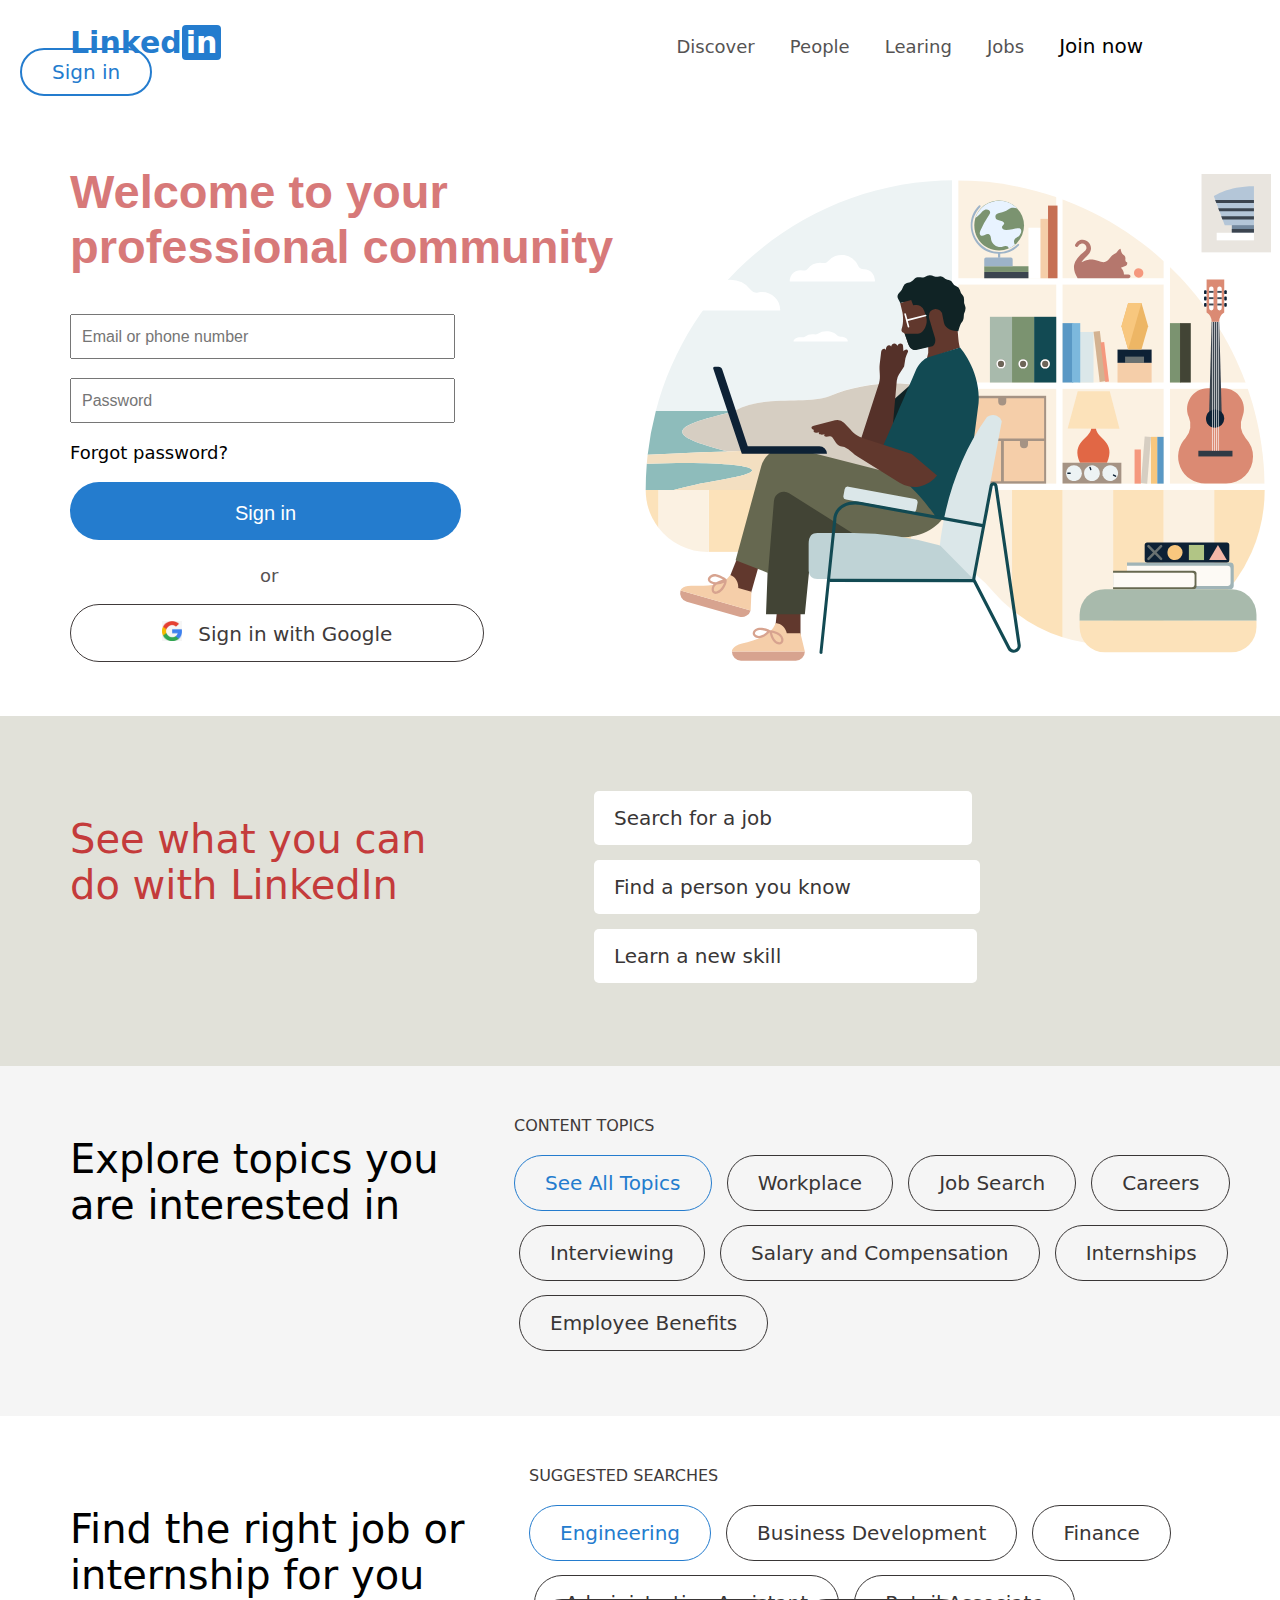
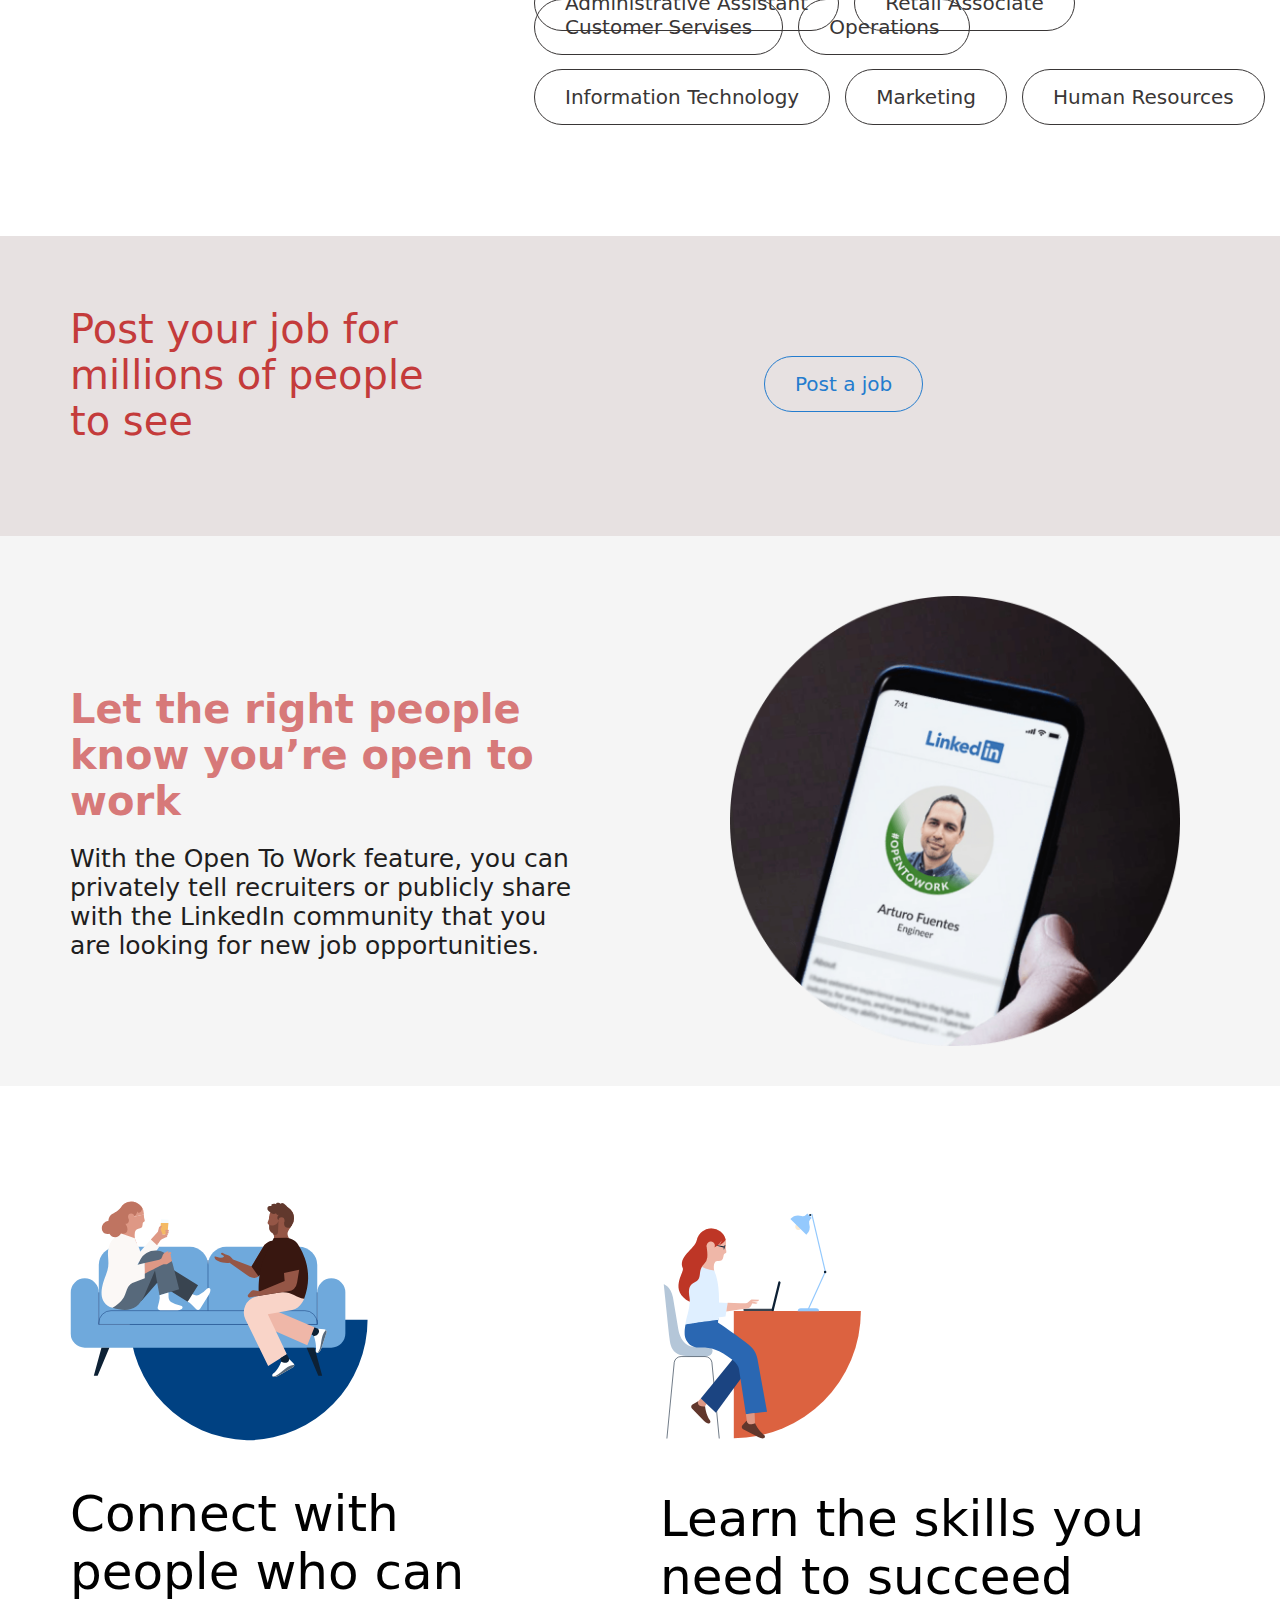
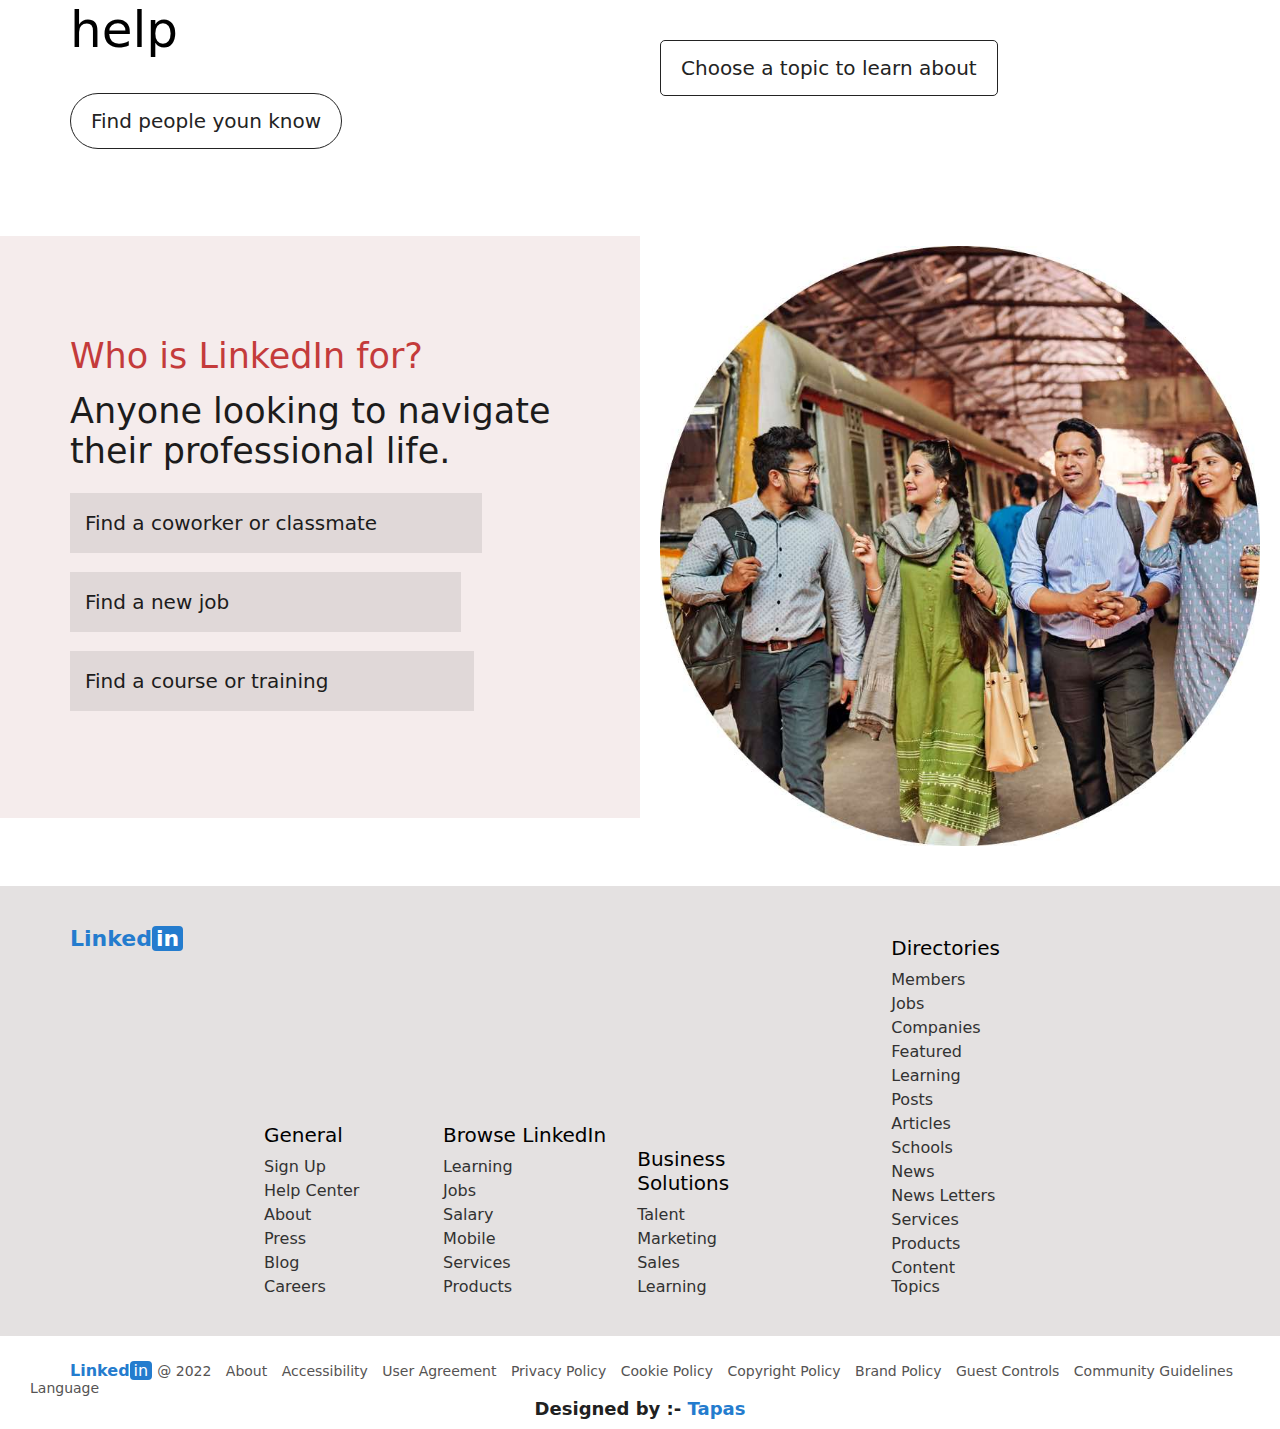
<file: index.html>
<!DOCTYPE html>
<html lang="en">
<head>
    <meta charset="UTF-8">
    <meta http-equiv="X-UA-Compatible" content="IE=edge">
    <meta name="viewport" content="width=device-width, initial-scale=1.0">
    <title>Linkedin</title>

    <link rel="stylesheet" href="css/style.css">
</head>
<body>
    <header class="header">
        <nav class="nav">
            <div class="navbar">
                <ul class="nav-links">
                    <li class="nav-item"><a id = "linkedin" href="#linkedin"><strong>Linked<span>in</span></strong> </a></li>
                    <li class="nav-item"><a id = "discover" href="#discover">Discover</a></li>
                    <li class="nav-item"><a id = "people" href="#people">People</a></li>
                    <li class="nav-item"><a id = "learing" href="#learing">Learing</a></li>
                    <li class="nav-item"><a id = "jobs" href="#jobs">Jobs</a></li>
                    <li class="nav-item"><a id = "join" href="#join">Join now</a></li>
                    <li class="nav-item"><a id = "sing" href="../Login Form/loginform.html">Sign in</a></li>
                </ul>
            </div>
        </nav>
    </header>
    <main>
        <div class="main-content">
            <div class="main-content1">
                <div class="heaing-content">
                    <h1>Welcome to your <br> professional community</h1>
                </div>
                <div class="form-content">
                    <input type="email" type="number" placeholder="Email or phone number"><br><br>
                    <input type="password" placeholder="Password"><br><br>
                    <a class = "forgotpassword" href="#forgotpassword">Forgot password?</a><br><br>
                    <input type="submit" value="Sign in">
                    <p> or </p>
                    <a class = "google" href="#google"><img src="images/logo.jpeg" alt=""> Sign in with Google</a>
                </div>
            </div>
            <div class="image-content">
                <img src="images/main logo.svg" alt="">
            </div>
        </div>
        <section class="section-section0">
            <div class="section0">
                <div class="section0part1">
                    <p>See what you can do with LinkedIn</p>
                </div>
                <div class="section0part2">
                    <ul class="listlinks">
                        <li class="listitem"><a href="#searchforajob" class="" id="">Search for a job</a></li>
                        <li class="listitem"><a href="#findapersonyouknow" class="" id="">Find a person you know</a></li>
                        <li class="listitem"><a href="#learnanewskill" class="" id="">Learn a new skill</a></li>
                    </ul>
                </div>
            </div>
        </section>
        <section class="section-section1">
            <div class="section1">
                <div class="part1">
                    <p>Explore topics you are interested in</p>
                </div>
                <div class="part2">
                    <p>CONTENT TOPICS</p>
                    <ul class="listlinks">
                        <li class="listitem"><a href="#See all topics">See All Topics</a></li>
                        <li class="listitem"><a href="#workplace">Workplace</a></li>
                        <li class="listitem"><a href="#search">Job Search</a></li>
                        <li class="listitem"><a href="#careers">Careers</a></li>
                        <li class="listitem"><a href="#interviewing">Interviewing</a></li>
                        <li class="listitem"><a href="#salary and compensation">Salary and Compensation</a></li>
                        <li class="listitem"><a href="#internships">Internships</a></li>
                        <li class="listitem"><a href="#employee benefits">Employee Benefits</a></li>
                    </ul>
                </div>
            </div>
        </section>
        <section class="section-section2">
            <div class="section2">
                <div class="section2part1">
                    <p>Find the right job or internship for you</p>
                </div>
                <div class="section2part2">
                    <p>SUGGESTED SEARCHES</p>
                    <ul class="listlinks">
                        <li class="listitem"><a href="#engineering">Engineering</a></li>
                        <li class="listitem"><a href="#business development">Business Development</a></li>
                        <li class="listitem"><a href="#Finace">Finance</a></li>
                        <li class="listitem"><a href="#administrative assistant">Administrative Assistant</a></li>
                        <li class="listitem"><a href="#retail assocciate">Retail Associate</a></li>
                        <li class="listitem"><a href="#customer servises">Customer Servises</a></li>
                        <li class="listitem"><a href="#operations">Operations</a></li>
                        <li class="listitem"><a href="#infomation technology">Information Technology</a></li>
                        <li class="listitem"><a href="#marketing">Marketing</a></li>
                        <li class="listitem"><a href="#human resources">Human Resources</a></li>
                    </ul>
                </div>
            </div>
        </section>
        <section class="section-section3">
            <div class="section3part1">
                <p>Post your job for millions of people to see</p>
            </div>
            <div class="section3part2">
                <ul class="listlinks">
                    <li class="listitem"> <a class="postajob" href="#post a job">Post a job</a></li>
                </ul>
            </div>
        </section>
        <section class="section-section4">
            <div class="section4part1">
                <h2 class="heading">Let the right people know you’re open to work</h2>
                <p class="paragraph">With the Open To Work feature, you can privately tell recruiters or publicly share with the LinkedIn community that you are looking for new job opportunities.</p>
            </div>
            <div class="section4part2">
                <img src="images/section image.png" alt="">
            </div>
        </section>
        <section class="section-section5">
            <div class="section5part1">
                <img src="images/section5part1logo1.svg" alt="" class="section5part1logo">
                <p>Connect with people who can help</p>
                <a href="#findpople">Find people youn know</a>
            </div>
            <div class="section5part2">
                <img src="images/section5part2logo1.svg" alt="" class="section5part2logo">
                <p>Learn the skills you need to succeed</p>
                <a href="#choosetopic">Choose a topic to learn about</a>
            </div>
        </section>
        <section class="section-section6">
            <div class="section6part1">
                <p class="p1">Who is LinkedIn for?</p>
                <p class="p2">Anyone looking to navigate their professional life.</p>
                <ul class="listlinks">
                    <li class="listitem"><a href="findclassmate" class="">Find a coworker or classmate</a></li>
                    <li class="listitem"><a href="findnewjob" class="">Find a new job</a></li>
                    <li class="listitem"><a href="findcoursetraining" class="">Find a course or training</a></li>
                </ul>
            </div>
            <div class="section6part2">
                <img src="images/section6 image.jpg" alt="" class="section5part2logo">
            </div>
        </section>
        <section class="section-section7">
            <div class="section7-maincontainer">
                <div class="section7part1">
                    <p class="p1"><strong>Linked<span>in</span></strong></p>
                </div>
                <div class="section7part2">
                    <p class="p1">General</p>
                    <ul class="listlinks">
                        <li class="listitem"><a href="#1" class="">Sign Up</a></li>
                        <li class="listitem"><a href="#1" class="">Help Center</a></li>
                        <li class="listitem"><a href="#1" class="">About</a></li>
                        <li class="listitem"><a href="#1" class="">Press</a></li>
                        <li class="listitem"><a href="#1" class="">Blog</a></li>
                        <li class="listitem"><a href="#1" class="">Careers</a></li>
                        <li class="listitem"><a href="#1" class=""></a></li>
                    </ul>
                </div>
                <div class="section7part3">
                    <p class="p1">Browse LinkedIn</p>
                    <ul class="listlinks">
                        <li class="listitem"><a href="#1" class="">Learning</a></li>
                        <li class="listitem"><a href="#1" class="">Jobs</a></li>
                        <li class="listitem"><a href="#1" class="">Salary</a></li>
                        <li class="listitem"><a href="#1" class="">Mobile</a></li>
                        <li class="listitem"><a href="#1" class="">Services</a></li>
                        <li class="listitem"><a href="#1" class="">Products</a></li>
                    </ul>
                </div>
                <div class="section7part4">
                    <p class="p1">Business Solutions</p>
                    <ul class="listlinks">
                        <li class="listitem"><a href="#1" class="">Talent</a></li>
                        <li class="listitem"><a href="#1" class="">Marketing</a></li>
                        <li class="listitem"><a href="#1" class="">Sales</a></li>
                        <li class="listitem"><a href="#1" class="">Learning</a></li>
                    </ul>
                </div>
                <div class="section7part5">
                    <p class="p1">Directories</p>
                    <ul class="listlinks">
                        <li class="listitem"><a href="#1" class="">Members</a></li>
                        <li class="listitem"><a href="#1" class="">Jobs</a></li>
                        <li class="listitem"><a href="#1" class="">Companies</a></li>
                        <li class="listitem"><a href="#1" class="">Featured</a></li>
                        <li class="listitem"><a href="#1" class="">Learning</a></li>
                        <li class="listitem"><a href="#1" class="">Posts</a></li>
                        <li class="listitem"><a href="#1" class="">Articles</a></li>
                        <li class="listitem"><a href="#1" class="">Schools</a></li>
                        <li class="listitem"><a href="#1" class="">News</a></li>
                        <li class="listitem"><a href="#1" class="">News Letters</a></li>
                        <li class="listitem"><a href="#1" class="">Services</a></li>
                        <li class="listitem"><a href="#1" class="">Products</a></li>
                        <li class="listitem"><a href="#1" class="">Content Topics</a></li>
                    </ul>
                </div>
            </div>
          
        </section>
    </main>
    <footer class="footer">
        <div class="main-footer">
            <ul class="listlinks">
                <li class="listitem"><a href="#linkedin" class="linkedin"><strong>Linked</strong><span class="first">in</span> <span class="second"> @ 2022</span></a></li>
                <li class="listitem"><a href="#about" class="about">About</a></li>
                <li class="listitem"><a href="#accessibility" class="accessibility">Accessibility</a></li>
                <li class=""><a href="#user agreement" class="">User Agreement</a></li>
                <li class=""><a href="#privacypolicy" class="">Privacy Policy</a></li>
                <li class=""><a href="#cookiepolicy" class="">Cookie Policy</a></li>
                <li class=""><a href="#copyrightpolicy" class="">Copyright Policy</a></li>
                <li class=""><a href="#brandplicy" class="">Brand Policy</a></li>
                <li class=""><a href="#guestcontrols" class="">Guest Controls</a></li>
                <li class=""><a href="#communityguikelines" class="">Community Guidelines</a></li>
                <li class=""><a href="#language" class="">Language</a></li>
            </ul>
        </div>
        <div class="designer">
            <span class="name"><strong>Designed by :- <span class="subname">Tapas</span></strong></span> 
        </div>
    </footer>
</html>
</file>
<file: css/style.css>
*{
    margin: 0;
    padding: 0;
    box-sizing: border-box;
}
body{
    font-family: -apple-system,system-ui,BlinkMacSystemFont,"Segoe UI",Roboto,"Helvetica Neue","Fira Sans",Ubuntu,Oxygen,"Oxygen Sans",Cantarell,"Droid Sans","Apple Color Emoji","Segoe UI Emoji","Segoe UI Emoji","Segoe UI Symbol","Lucida Grande",Helvetica,Arial,sans-serif;
}

/* Header container start   */
a{
    text-decoration: none;
}
ul{
    list-style-type:none;
}
li{
    display: inline-block;
}

div.navbar{
    margin: 10px;
    padding:10px;
}

div.navbar li:nth-child(1){
    font-size: 30px;
    padding-top: 5px;
    padding-left: 50px;
}
div.navbar li:nth-child(1) a{
    color: rgb(36, 124, 206);
}
div.navbar li:nth-child(1) span{
    background-color: rgb(36, 124, 206);
    color: white;
    padding:0 4px;
    border-radius: 4px;
}
div.navbar li:nth-child(2) a {
    color: rgb(85, 83, 83);
    font-size: 18px;
    padding-left: 450px;
}

div.navbar li:nth-child(3) a, div.navbar li:nth-child(4) a, div.navbar li:nth-child(5) a{
    color: rgb(85, 83, 83);
    font-size: 18px;
    padding-left: 30px;
    transition: all 0.5;
}
div.navbar li:nth-child(2) a:hover, div.navbar li:nth-child(3) a:hover, div.navbar li:nth-child(4) a:hover, div.navbar li:nth-child(5) a:hover {
    color: orangered;
    transform:scale(1.1);
}

div.navbar li:nth-child(2) a:active, div.navbar li:nth-child(3) a:active, div.navbar li:nth-child(4) a:active, div.navbar li:nth-child(5) a:active {
    color: black;
    transform:scale(1.1);
}
div.navbar li:nth-child(6) a {
    color: black;
    font-size: 20px;
    padding: 10px 30px;
}
div.navbar li:nth-child(6) a:hover,div.navbar li:nth-child(6) a:active{
    color: orangered;
    transform:scale(1.1); 
    background-color: gainsboro;
    border-radius: 30px;
}
div.navbar li:nth-child(7) a {
    color: rgb(36, 124, 206);
    font-size: 20px;
    border: 2px solid rgb(36, 124, 206);
    padding: 10px 30px;
    border-radius: 30px;
}
div.navbar li:nth-child(7) a:hover{
    background-color: rgb(230, 248, 249);
}

/* Header container end */

/* main container start  */

div.main-content{
    margin: 10px;
    padding: 60px;
}

h1{
    font-size: 47px;
    color: rgb(215, 121, 121);
    padding-bottom: 40px;
    font-family: sans-serif;
}

input[type = "email" ], input[type = "password" ]{
    height: 45px;
    width: 385px;
    padding-left:10px;
    font-size: 16px;
}
div.form-content a.forgotpassword{
    text-decoration:none ;
    color: black;
    font-size:18px;
}
div.form-content a.forgotpassword:hover{
    text-decoration: revert;
    color: rgb(36, 124, 206);
}
div.form-content input[type = "submit" ]{
    padding: 20px 165px 15px;
    border-radius: 30px;
    color: white;
    background-color: rgb(36, 124, 206);
    border: none;
    font-size: 20px;
}
div.form-content input[type = "submit" ]:hover{
    background-color: rgb(29, 81, 129);
}
div.form-content p{
    font-size: 18px;
    padding: 25px 190px 35px;
    color: rgb(87, 82, 82);

}
div.form-content a.google{
    color: #403a3a;
    font-size: 20px;
    border: 1px solid;
    padding: 17px 91px 15px;
    border-radius: 30px;
}
div.form-content a.google:hover{
    border: 2px solid;
}
div.form-content a.google img{
    width: 30px;
    padding-right: 10px;
}

div.main-content1{
    display: inline-block;
    width: 50%;
    text-align: left;
}
div.image-content{
    display: inline;
    width: 50%;
    float: right;
    text-align: center;
    padding-top: 10px;
}
div.image-content img{
    width:631px;
}
/* main container end  */
/* section0 start */
.section-section0{
    height: 350px;
    background-color: rgb(225, 225, 217);
    padding:10px;
}
div.section0part1{
    display: inline-block;
    width: 40%;
    padding:60px; 
    padding-top: 90px;
}
div.section0part2{
    display: inline;
    width: 60%;
    float: right;
}
div.section0part1 p{
    font-size: 40px;
    color: rgb(196, 59, 59);
}
div.section0part2 li{
    display: block;
}
div.section0part2 li:nth-child(1) a{
    color: rgb(57, 54, 54);
    font-size: 20px;
    background-color: white;
    padding: 15px 200px 15px 20px;
    border-radius: 5px;
}
div.section0part2 li:nth-child(1){
    margin: 80px auto 45px 80px;
}
div.section0part2 li:nth-child(2) a{
    color: rgb(57, 54, 54);
    font-size: 20px;
    background-color: white;
    padding: 15px 129px 15px 20px;
    border-radius: 5px;
}
div.section0part2 li:nth-child(2){
    margin-left: 80px;
}
div.section0part2 li:nth-child(3) a{
    color: rgb(57, 54, 54);
    font-size: 20px;
    background-color: white;
    padding: 15px 196px 15px 20px;
    border-radius: 5px;
}
div.section0part2 li:nth-child(3){
    margin: 45px auto auto 80px;

}

/* section0 end */
/* section1 container start  */
.section-section1{
    height: 350px;
    background-color: whitesmoke;
    padding:10px;
}
div.part1{
    display: inline-block;
    width: 40%;
    padding:60px;
    
}

div.part2{
    display: inline;
    width: 60%;
    float: right;
    padding-top: 40px;
    color: #403a3a;
    font-size: 16px;
}

div.part1 p{
    font-size: 40px;
}
div.part2 li:nth-child(1) {
    font-size: 20px;
    border: 1px solid rgb(36, 124, 206);
    padding: 15px 30px;
    border-radius: 30px;
    margin-top: 20px;
    margin-right:5px;
    margin-bottom: 30px;
}
div.part2 li:nth-child(1) a{
    color: rgb(36, 124, 206);
}
div.part2 li:nth-child(1):hover{
    background-color: rgb(230, 248, 249); 
}

div.part2 li:nth-child(2) a, div.part2 li:nth-child(3) a,  div.part2 li:nth-child(4) a,  div.part2 li:nth-child(5) a, div.part2 li:nth-child(6) a, div.part2 li:nth-child(7) a,  div.part2 li:nth-child(8) {
    font-size: 20px;
    color: rgb(57, 54, 54);
    border: 1px solid rgb(57, 54, 54);
    padding: 15px 30px;
    border-radius: 30px;
    margin: 30px 5px;
}

div.part2 li:nth-child(8) a{
    color: rgb(57, 54, 54);
}
div.part2 li:nth-child(2) a:hover, div.part2 li:nth-child(3) a:hover,  div.part2 li:nth-child(4) a:hover,  div.part2 li:nth-child(5) a:hover, div.part2 li:nth-child(6) a:hover, div.part2 li:nth-child(7) a:hover,  div.part2 li:nth-child(8) a:hover{
    color: black;
    border: 1px solid black;
}
/* section1 end */
/* section2 start */
.section-section2{
    height: 420px;
    padding:10px;
}

div.section2part1{
    display: inline-block;
    width: 40%;
    padding:40px;
    margin-top: 40px;
    padding-left: 60px;
}
div.section2part2{
    display: inline;
    width: 60%;
    float: right;
    padding-left: 15px;
}
div.section2part1 p{
    font-size: 40px;
}
div.section2part2{
    padding-top: 40px;
    color: #403a3a;
    font-size: 16px;
}
div.section2part2 li:nth-child(1) {
    font-size: 20px;
    border: 1px solid rgb(36, 124, 206);
    padding: 15px 30px;
    border-radius: 30px;
    margin-top: 20px;
    margin-right:5px;
    margin-bottom: 30px;
}
div.section2part2 li:nth-child(1) a{
    color: rgb(36, 124, 206);
}
div.section2part2 li:nth-child(1):hover{
    background-color: rgb(230, 248, 249); 
}
div.section2part2 li:nth-child(2) a, div.section2part2 li:nth-child(3) a,  div.section2part2 li:nth-child(4) a,  div.section2part2 li:nth-child(5) a, div.section2part2 li:nth-child(6) a, div.section2part2 li:nth-child(7) a,  div.section2part2 li:nth-child(8), div.section2part2 li:nth-child(9) a, div.section2part2 li:nth-child(10) a{
    font-size: 20px;
    color: rgb(57, 54, 54);
    border: 1px solid rgb(57, 54, 54);
    padding: 15px 30px;
    border-radius: 30px;
    margin:  30px 5px;
}
div.section2part2 li:nth-child(8) a{
    color: rgb(57, 54, 54);
}
div.section2part2 li:nth-child(2) a:hover, div.section2part2 li:nth-child(3) a:hover,  div.section2part2 li:nth-child(4) a:hover,  div.section2part2 li:nth-child(5) a:hover, div.section2part2 li:nth-child(6) a:hover, div.section2part2 li:nth-child(7) a:hover,  div.section2part2 li:nth-child(8) a:hover, div.section2part2 li:nth-child(9) a:hover, div.section2part2 li:nth-child(10) a:hover{
    color: black;
    border: 1px solid black;
}
/* section2 end */

/* section3 start */
.section-section3{
    height: 300px;
    padding:10px;
    background-color: rgb(231, 225, 225);
}
div.section3part1{
    display: inline-block;
    width: 40%;
    padding:60px;
    
}
div.section3part2{
    display: inline;
    width: 60%;
    float: right;

}
div.section3part1 p{
    font-size: 40px;
    color: rgb(196, 59, 59);
}
div.section3part2 li:nth-child(1) {
    font-size: 20px;
    border: 1px solid rgb(36, 124, 206);
    padding: 15px 30px;
    border-radius: 30px;
    margin-top: 110px;
    margin-left: 250px;
}
div.section3part2 li:nth-child(1) a{
    color: rgb(36, 124, 206);
}
div.section3part2 li:nth-child(1):hover{
    background-color: rgb(230, 248, 249); 
}

/* section3 end  */

/* section4 starts */
.section-section4{
    height: 550px;
    padding:10px;
    background-color: whitesmoke;
}
div.section4part1{
    display: inline-block;
    width: 50%;
    padding:60px;
    
}
div.section4part2{
    display: inline;
    width: 50%;
    float: right;
    text-align: center;
}
div.section4part1 h2{
    font-size: 40px;
    color: rgb(215, 121, 121);
    padding-top: 80px;
    padding-bottom: 20px;
}
div.section4part1 p{
    font-size: 25px;
    color:rgb(31, 30, 30);
}
div.section4part2 img{
    width: 450px;
    padding-top: 50px;
}
/* section4 end  */
/* section5 start  */
.section-section5{
    height: 750px;
    padding:10px;
}
div.section5part1{
    display: inline-block;
    width: 50%;
    padding:60px;
    
}
div.section5part2{
    display: inline;
    width: 50%;
    float: right;
    padding-left: 20px;
}
div.section5part1 img{
    width: 300px;
    padding-top: 45px;
}
div.section5part2 img{
    width: 300px;
    padding-top: 110px;
}
div.section5part1 p{
    font-size: 50px;
    margin: 40px auto 50px;
}
div.section5part2 p{
    font-size: 50px;
    margin: 40px auto 50px;
    padding-right: 90px;
}
div.section5part1 a{
    font-size: 20px;
    color: rgb(35, 35, 35);
    border: 1px solid rgb(35, 35, 35);
    border-radius: 30px;
    padding: 15px 20px;
}
div.section5part2 a{
    font-size: 20px;
    color: rgb(35, 35, 35);
    border: 1px solid rgb(35, 35, 35);
    border-radius: 5px;
    padding: 15px 20px;
}
div.section5part1 a:hover, div.section5part2 a:hover{
    color: black;
    border: 1px solid red;
}
/* section5 end  */
/* section6 start*/
.section-section6{
    height: 650px;
   
}
div.section6part1{
    display: inline-block;
    width: 50%;
    padding:70px;
    background-color: rgb(245, 236, 236);
    
}
div.section6part2{
    display: inline;
    width: 50%;
    float: right;
    text-align: center;
}
div.section6part1 .p1{
    font-size: 35px;
    color: rgb(196, 59, 59);
    margin: 30px auto 15px;

}
div.section6part1 .p2{
    font-size: 35px;
    color: rgb(28, 28, 28);
    padding-bottom: 40px;
}
div.section6part1 li{
    display: block;
    margin-bottom: 55px;
}
div.section6part1 li:nth-child(1) a{
    color: rgb(28, 28, 28);
    font-size: 20px;
    background-color: rgb(224, 216, 216);
    padding: 18px 105px 18px 15px;
}
div.section6part1 li:nth-child(2) a{
    color: rgb(28, 28, 28);
    font-size: 20px;
    background-color: rgb(224, 216, 216);
    padding: 18px 232px 18px 15px;
}
div.section6part1 li:nth-child(3) a{
    color: rgb(28, 28, 28);
    font-size: 20px;
    background-color: rgb(224, 216, 216);
    padding: 18px 146px 18px 15px;
}
div.section6part1 li:nth-child(1) a:hover, div.section6part1 li:nth-child(2) a:hover, div.section6part1 li:nth-child(3) a:hover{
    background-color: rgb(177, 169, 169);
}
div.section6part2 img{
    width: 600px;
    padding-top: 10px;
}
/* section6 end */
/* section7 start */

.section-section7{
    height: 450px;
    padding: 10px;
    background-color: rgb(228, 225, 225);
}
div.section7part2 li, div.section7part3 li, div.section7part4 li, div.section7part5 li{
    display: block;
    padding-bottom: 5px;
}
div.section7part1{
    width: 15%;
    float: left;
    padding: 30px 60px;
    display: inline-block;
    margin-right: 30px;
}
div.section7part1 .p1{
    font-size: 22px;
    color: rgb(36, 124, 206);
}
div.section7part1 p span{
    background-color: rgb(36, 124, 206);
    color: white;
    padding:0 4px;
    border-radius: 4px;
}
div.section7part2{
    width: 15%;
    display: inline-block;
    padding:35px;
}
div.section7part3{
    width: 15%;
    display: inline-block;
    padding-left: 20px;
}
div.section7part4{
    width: 15%;
    display: inline-block;
    padding-left: 20px;
}
div.section7part5{
    width: 15%;
    display: inline-block;
    padding-left: 80px;
    margin-top: 40px;
}
div.section7part2 p, div.section7part3 p, div.section7part4 p, div.section7part5 p{
    font-size: 20px;
    font-style: normal;
    padding-bottom: 10px;
}
div.section7part2 a, div.section7part3 a, div.section7part4 a, div.section7part5 a{
        font-size: 16px;
        color: rgb(50, 50, 50);
}
div.section7part2 a:hover, div.section7part3 a:hover, div.section7part4 a:hover, div.section7part5 a:hover{
    color: rgb(24, 121, 212);
    text-decoration: underline;
}



/* section7 end */
/* footer section start */
div.main-footer{
    margin: 10px;
    margin-bottom:-8px;
    padding:10px;
    font-size: 14px;
}

div.main-footer li:nth-child(1){
    padding-top: 5px;
    padding-left: 50px;
    font-size: 16px;
}
div.main-footer li:nth-child(1) a{
    color: rgb(36, 124, 206);
}
div.main-footer li:nth-child(1) span.first{
    background-color: rgb(36, 124, 206);
    color: white;
    padding:0 4px;
    border-radius: 4px;

}
div.main-footer li:nth-child(1) span.second{
    color: rgb(85, 83, 83);
    font-size: 14px;

}
div.main-footer li:nth-child(2) a, div.main-footer li:nth-child(3) a, div.main-footer li:nth-child(4) a, div.main-footer li:nth-child(5) a,div.main-footer li:nth-child(6) a, div.main-footer li:nth-child(7) a, div.main-footer li:nth-child(8) a,div.main-footer li:nth-child(9) a, div.main-footer li:nth-child(10) a,div.main-footer li:nth-child(11) a{
    color: rgb(85, 83, 83);
    padding-left: 10px;
    transition: all 0.5;
}
div.main-footer li:nth-child(2) a:hover, div.main-footer li:nth-child(3) a:hover, div.main-footer li:nth-child(4) a:hover, div.main-footer li:nth-child(5) a:hover, div.main-footer li:nth-child(6) a:hover, div.main-footer li:nth-child(7) a:hover, div.main-footer li:nth-child(8) a:hover, div.main-footer li:nth-child(9) a:hover, div.main-footer li:nth-child(10) a:hover, div.main-footer li:nth-child(11) a:hover{
    color: orangered;
    transform:scale(1.1);
}
div.designer{
    text-align: center;
    padding-bottom: 10px;
}
div.designer span.name{
    color: rgb(33, 33, 33);
    font-size: 18px;
    padding-top: 2px;
    padding-bottom: 10px;
}
div.designer span.subname{
    color: rgb(36, 124, 206);
}
/* footer section end */
</file>
